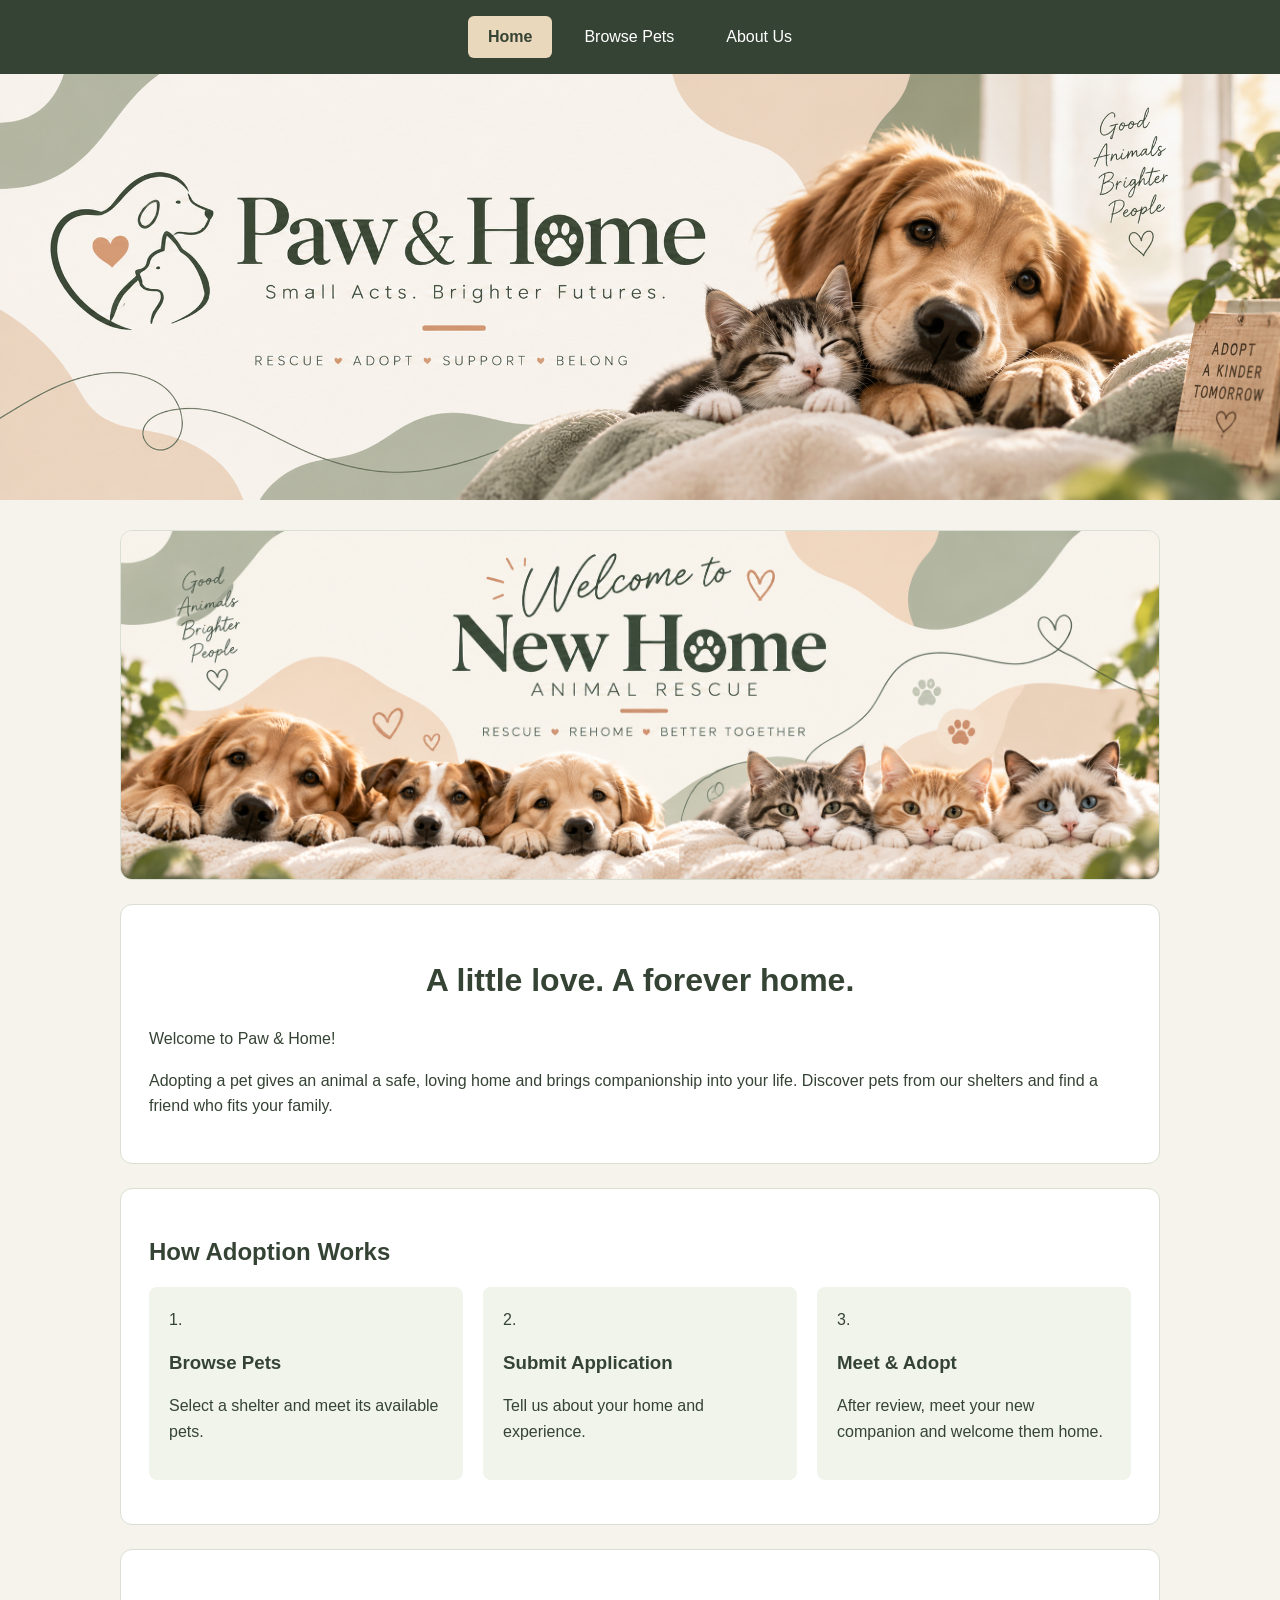
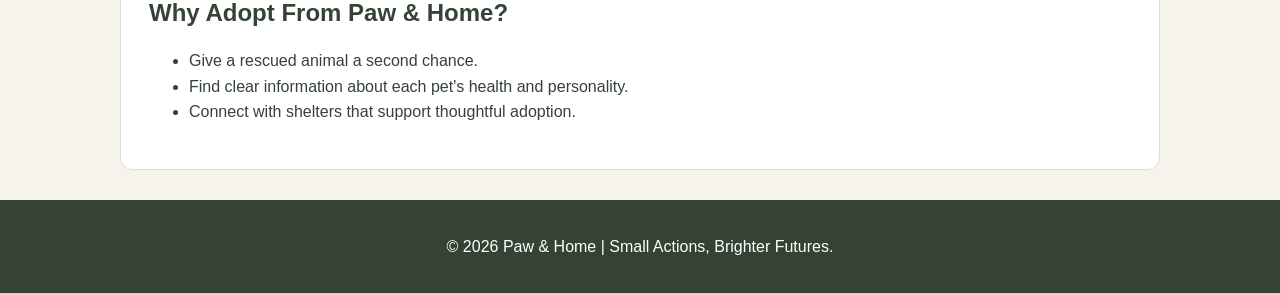
<file: index.html>
<!DOCTYPE html>
<html lang="en">

<head>
    <meta charset="UTF-8">
    <meta name="viewport" content="width=device-width, initial-scale=1">
    <title>Paw &amp; Home</title>
    <link rel="stylesheet" href="styles/style.css">
    <link rel="stylesheet" href="styles/index.css">

</head>

<body>
    <header>
        <!-- Navigation Links -->
        <nav>
            <a href="index.html" class="selected">Home</a>
            <a href="browse.html">Browse Pets</a>
            <a href="about.html">About Us</a>
        </nav>
        <img class="banner" src="images/banner.png" alt="Paw &amp; Home — Small Actions, Brighter Futures.">
    </header>

    <main>
        <section class="panel welcome-photo">
            <img class="welcome-image" src="images/welcome.png"
                alt="A friendly golden retriever ready for a loving home">
        </section>

        <section class="panel welcome">
            <div>
                <h1>A little love. A forever home.</h1>
                <p>Welcome to Paw &amp; Home! </p>
                <p>Adopting a pet gives an animal a safe, loving home and brings
                    companionship into your life. Discover pets from our shelters and find a friend who fits your
                    family.</p>
            </div>
        </section>

        <section class="panel">
            <h2>How Adoption Works</h2>
            <ol class="steps">
                <li>
                    <h3>Browse Pets</h3>
                    <p>Select a shelter and meet its available pets.</p>
                </li>
                <li>
                    <h3>Submit Application</h3>
                    <p>Tell us about your home and experience.</p>
                </li>
                <li>
                    <h3>Meet &amp; Adopt</h3>
                    <p>After review, meet your new companion and welcome them home.</p>
                </li>
            </ol>
        </section>

        <section class="panel">
            <h2>Why Adopt From Paw &amp; Home?</h2>
            <ul>
                <li>Give a rescued animal a second chance.</li>
                <li>Find clear information about each pet's health and personality.</li>
                <li>Connect with shelters that support thoughtful adoption.</li>
            </ul>
        </section>

    </main>
    <footer>
        <p>&copy; 2026 Paw &amp; Home | Small Actions, Brighter Futures.</p>
    </footer>
</body>

</html>
</file>
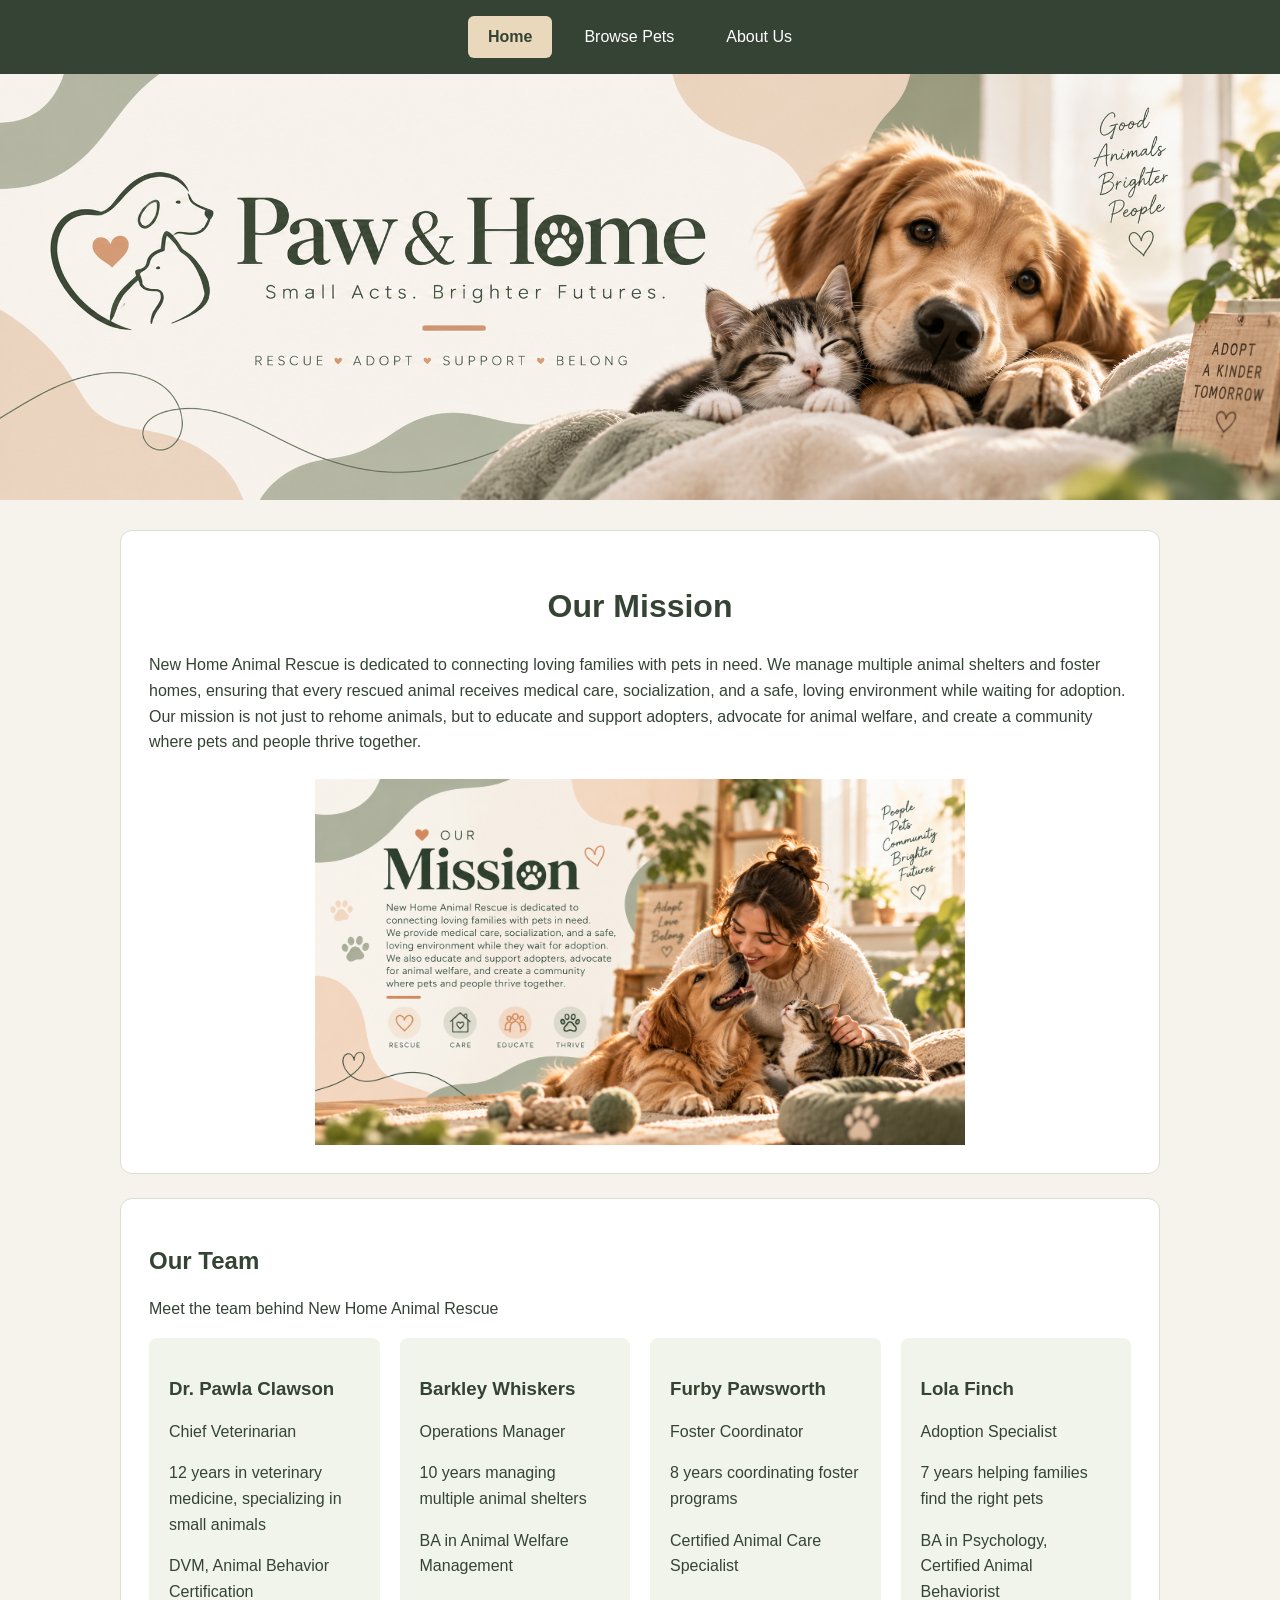
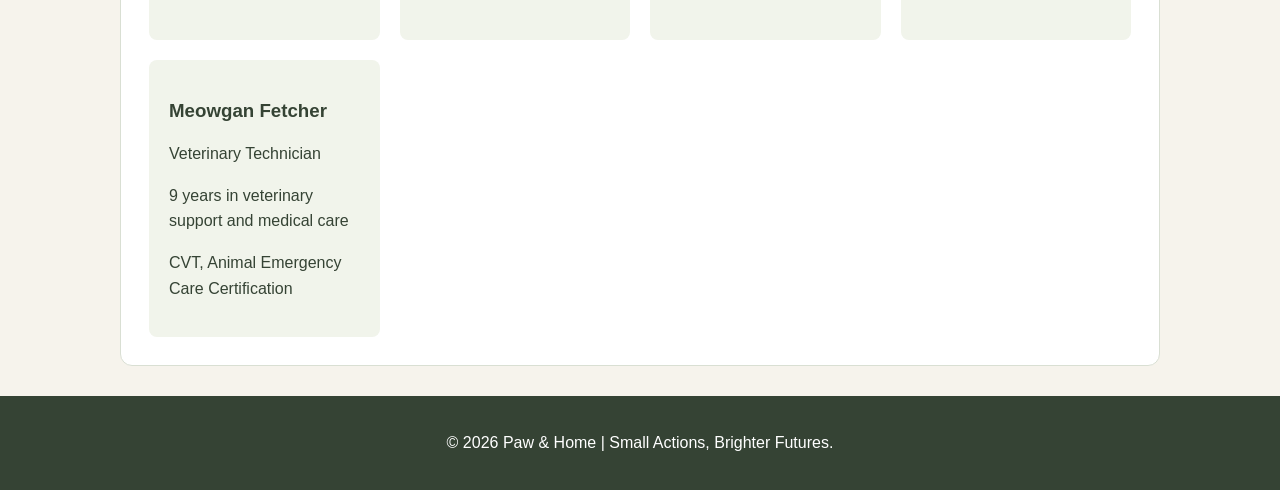
<file: about.html>
<!DOCTYPE html>
<html lang="en">

<head>
    <meta charset="UTF-8">
    <meta name="viewport" content="width=device-width, initial-scale=1">
    <title>Paw &amp; Home – About</title>
    <link rel="stylesheet" href="styles/style.css">
    <link rel="stylesheet" href="styles/about.css">
    <script src="data/aboutData.js" defer></script>
    <script src="scripts/about.js" defer></script>
</head>

<body>
    <header>
        <!-- Navigation Links -->
        <nav>
            <a href="index.html" class="selected">Home</a>
            <a href="browse.html">Browse Pets</a>
            <a href="about.html">About Us</a>
        </nav>
        <img class="banner" src="images/banner.png" alt="Paw &amp; Home — Small Actions, Brighter Futures.">
    </header>
    <main>
        <section class="panel">
            <h1>Our Mission</h1>
            <p id="mission"></p><img class="shelter-image" src="images/shelter.png"
                alt="Our mission is to find loving homes for pets in need.">
        </section>
        <section class="panel">
            <h2>Our Team</h2>
            <p id="team-description"></p>
            <div id="team" class="team-grid"></div>
        </section>
    </main>
    <footer>
        <p>&copy; 2026 Paw &amp; Home | Small Actions, Brighter Futures.</p>
    </footer>
</body>

</html>
</file>
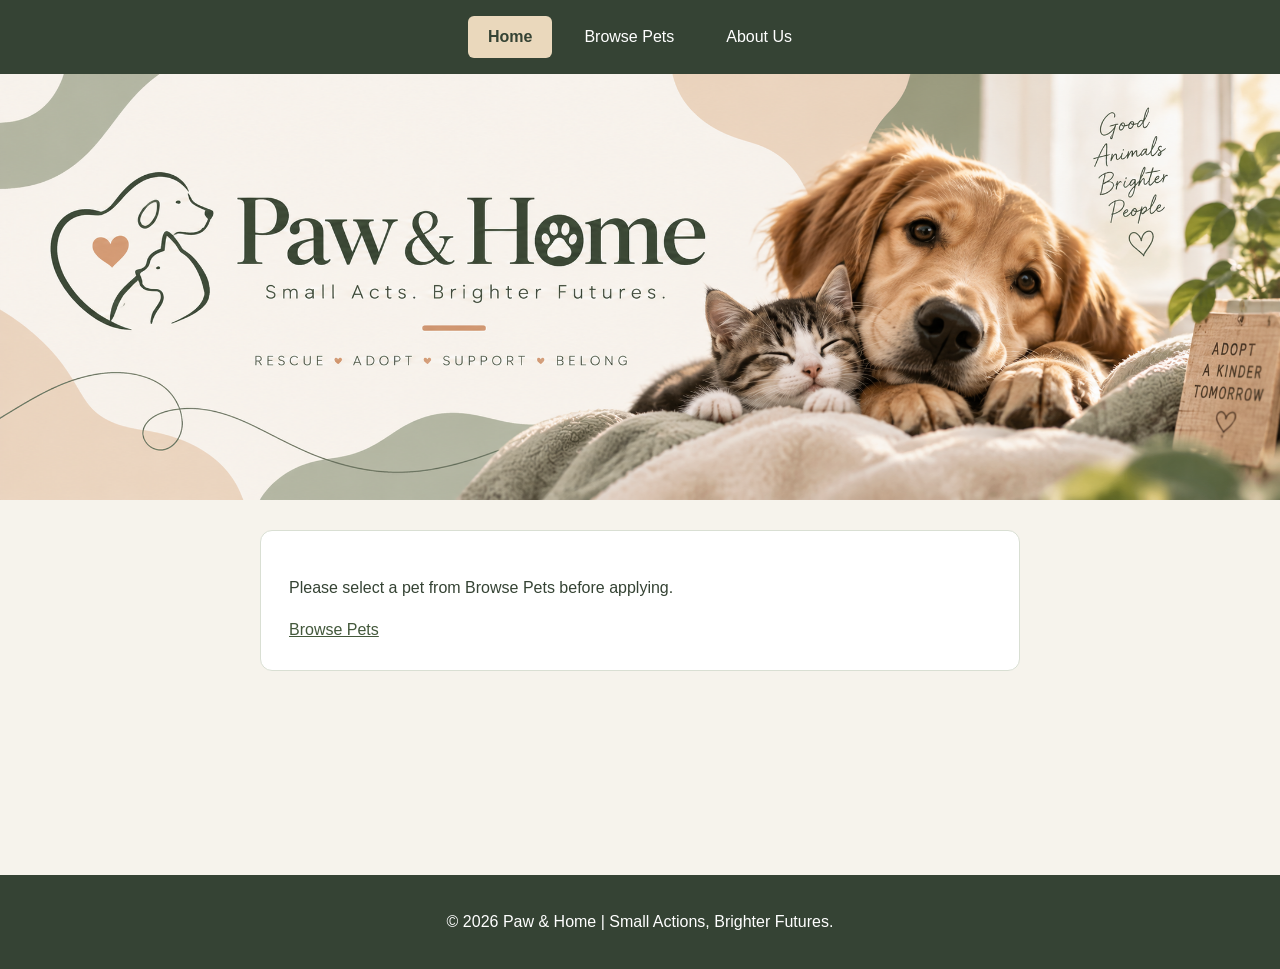
<file: apply.html>
<!DOCTYPE html>
<html lang="en">

<head>
    <meta charset="UTF-8">
    <meta name="viewport" content="width=device-width, initial-scale=1">
    <title>Paw &amp; Home – Application</title>
    <link rel="stylesheet" href="styles/style.css">
    <link rel="stylesheet" href="styles/apply.css">
    <script src="scripts/apply.js" defer></script>
</head>

<body>
    <header>
        <!-- Navigation Links -->
        <nav>
            <a href="index.html" class="selected">Home</a>
            <a href="browse.html">Browse Pets</a>
            <a href="about.html">About Us</a>
        </nav>
        <img class="banner" src="images/banner.png" alt="Paw &amp; Home — Small Actions, Brighter Futures.">
    </header>
    <main>
        <form id="application" class="panel application">
            <h1>Adoption Application</h1>
            <div id="pet-information" class="summary"></div>
            <fieldset>
                <legend>Your Information</legend>
                <div class="form-grid">
                    <label for="full-name">Full name</label><input id="full-name" name="fullName" type="text"
                        autocomplete="name">
                    <label for="email">Email address</label><input id="email" name="email" type="email"
                        autocomplete="email">
                    <label for="phone">Phone number</label><input id="phone" name="phone" type="tel" autocomplete="tel">
                    <label for="address">Home address</label><input id="address" name="address" type="text"
                        autocomplete="street-address">
                    <label for="residents">Number of residents in the home</label><input id="residents" name="residents"
                        type="number" min="1" step="1">
                </div>
            </fieldset>
            <fieldset>
                <legend>Current Pets in Your Home</legend><label for="current-pets">List your other pets (species, age
                    and health).</label><textarea id="current-pets" name="currentPets" rows="4"
                    placeholder="For example: One cat, 3 years old, healthy. Enter None if you have no pets."></textarea>
            </fieldset>
            <fieldset>
                <legend>Pet Experience</legend>
                <div class="form-grid"><label for="experience">Experience with this kind of pet</label><select
                        id="experience" name="experience">
                        <option>None</option>
                        <option>Some</option>
                        <option>Extensive</option>
                    </select><label for="living">Where will this pet primarily live?</label><select id="living"
                        name="living">
                        <option>Indoor</option>
                        <option>Outdoor</option>
                        <option>Both</option>
                    </select></div>
            </fieldset>
            <fieldset>
                <legend>Support Us</legend><label for="donation">Optional donation</label><select id="donation"
                    name="donation">
                    <option value="0">$0</option>
                    <option value="10">$10</option>
                    <option value="25">$25</option>
                    <option value="50">$50</option>
                </select>
            </fieldset>
            <label class="checkbox"><input id="care" type="checkbox" name="care">I agree to provide proper care, food,
                shelter and medical attention for this pet.</label>
            <label class="checkbox"><input id="understand" type="checkbox" name="understand">I understand that this
                application does not guarantee adoption.</label>
            <button id="submit" type="submit" disabled>Submit Application</button>
        </form>
    </main>
    <footer>
        <p>&copy; 2026 Paw &amp; Home | Small Actions, Brighter Futures.</p>
    </footer>
</body>

</html>
</file>
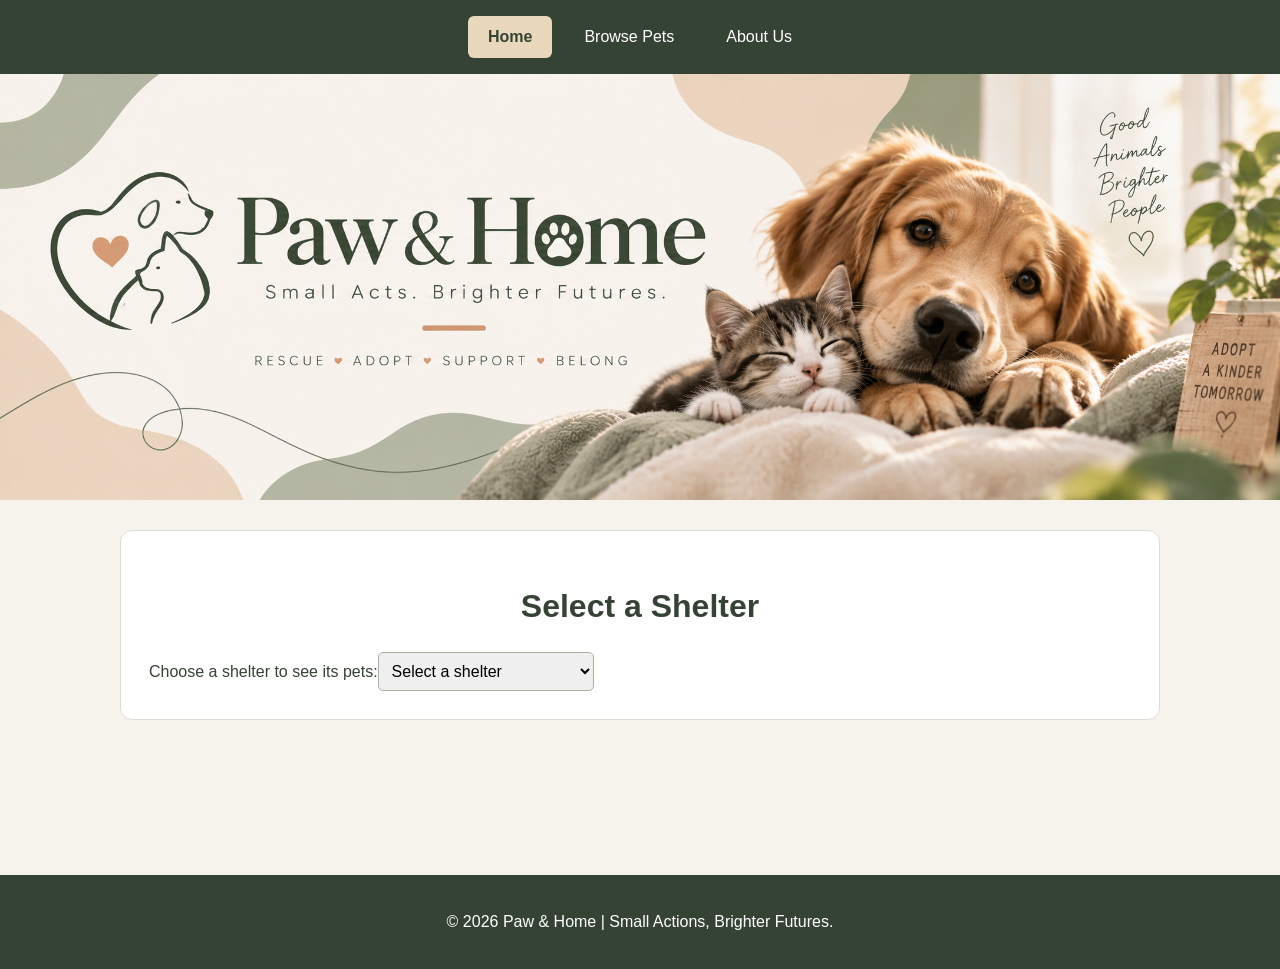
<file: browse.html>
<!DOCTYPE html>
<html lang="en">

<head>
    <meta charset="UTF-8">
    <meta name="viewport" content="width=device-width, initial-scale=1">
    <title>Paw &amp; Home – Browse</title>
    <link rel="stylesheet" href="styles/style.css">
    <link rel="stylesheet" href="styles/browse.css">
    <script src="data/shelterData.js" defer></script>
    <script src="scripts/browse.js" defer></script>
</head>

<body>
    <header>
        <!-- Navigation Links -->
        <nav>
            <a href="index.html" class="selected">Home</a>
            <a href="browse.html">Browse Pets</a>
            <a href="about.html">About Us</a>
        </nav>
        <img class="banner" src="images/banner.png" alt="Paw &amp; Home — Small Actions, Brighter Futures.">
    </header>
    <main>
        <section class="panel">
            <h1>Select a Shelter</h1><label for="shelter">Choose a shelter to see its pets:</label><select id="shelter">
                <option value="">Select a shelter</option>
            </select>
        </section>
        <div id="browse-content" hidden>
            <div id="pet-types" class="filters"></div>
            <section id="pets" class="pet-grid"></section>
        </div>
    </main>
    <footer>
        <p>&copy; 2026 Paw &amp; Home | Small Actions, Brighter Futures.</p>
    </footer>
</body>

</html>
</file>
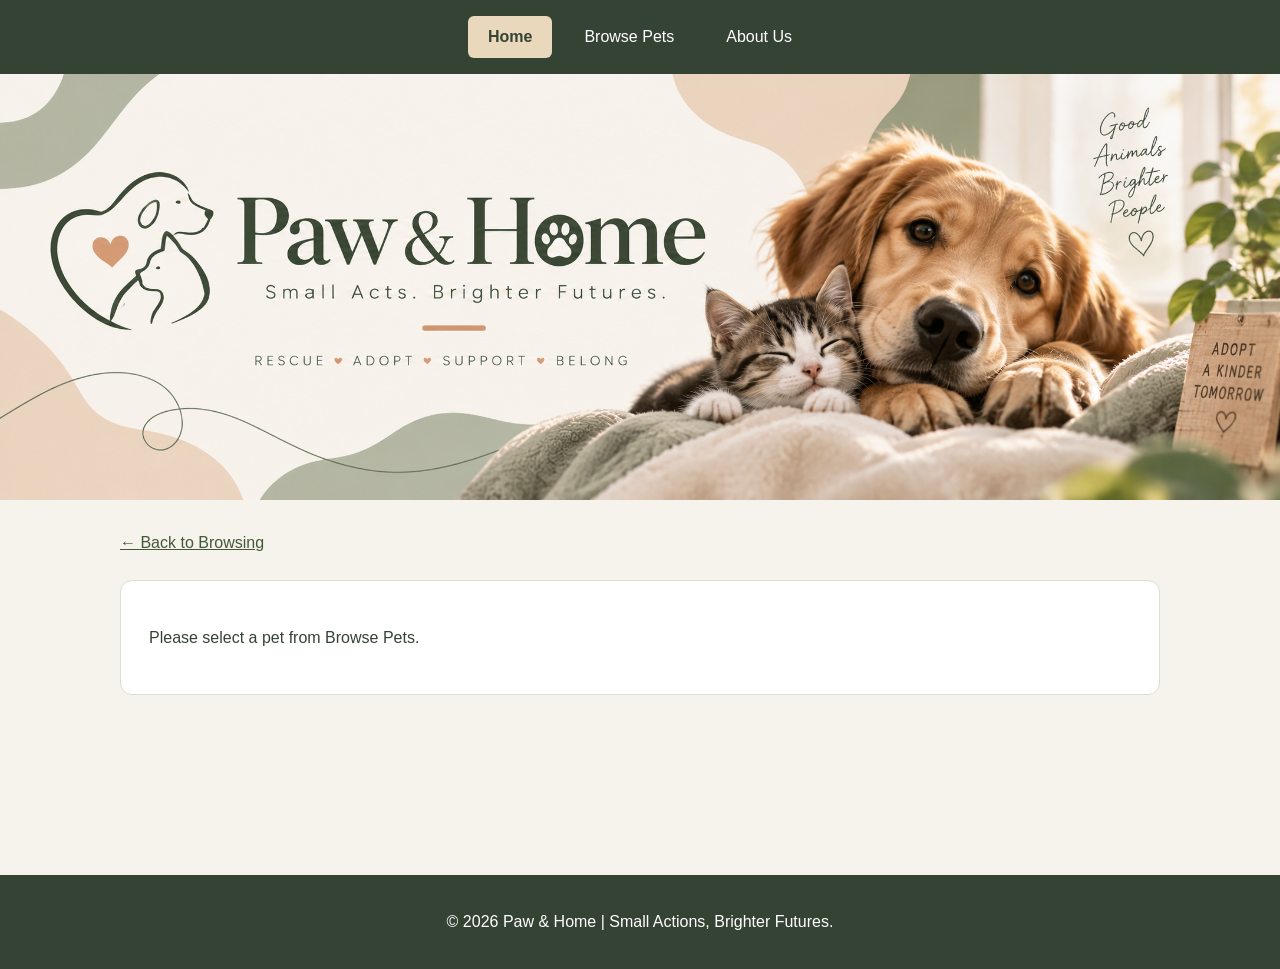
<file: pet.html>
<!DOCTYPE html>
<html lang="en">

<head>
    <meta charset="UTF-8">
    <meta name="viewport" content="width=device-width, initial-scale=1">
    <title>Paw &amp; Home – Pet Details</title>
    <link rel="stylesheet" href="styles/style.css">
    <link rel="stylesheet" href="styles/pet.css">
    <script src="data/shelterData.js" defer></script>
    <script src="scripts/pet.js" defer></script>
</head>

<body>
    <header>
        <!-- Navigation Links -->
        <nav>
            <a href="index.html" class="selected">Home</a>
            <a href="browse.html">Browse Pets</a>
            <a href="about.html">About Us</a>
        </nav>
        <img class="banner" src="images/banner.png" alt="Paw &amp; Home — Small Actions, Brighter Futures.">
    </header>

    <main>
        <a id="back" href="browse.html">← Back to Browsing</a>
        <section id="pet-details" class="panel"></section>
    </main>
    <footer>
        <p>&copy; 2026 Paw &amp; Home | Small Actions, Brighter Futures.</p>
    </footer>
</body>

</html>
</file>
<file: styles/style.css>
* {
  box-sizing: border-box;
}
body {
  margin: 0;
  background: #f6f3ec;
  color: #354334;
  font-family: Arial, sans-serif;
  line-height: 1.6;
}
header {
  background: #354334;
}
nav {
  display: flex;
  justify-content: center;
  gap: 12px;
  padding: 16px;
  flex-wrap: wrap;
}
nav a {
  color: #fff;
  padding: 8px 20px;
  text-decoration: none;
  border-radius: 6px;
}
nav a.selected {
  background: #ead8bc;
  color: #354334;
  font-weight: bold;
}
/* change the background color if the link does not have the selected class */
nav a:not(.selected):hover {
  background: #596b50;
}
.banner {
  display: block;
  width: 100%;
  height: auto;
}
main {
  max-width: 1080px;
  margin: 30px auto;
  padding: 0 20px;
  min-height: 35vh;
}
h1,
h2,
h3 {
  line-height: 1.25;
}
h1 {
  font-size: 2rem;
  text-align: center;
}
.panel {
  padding: 28px;
  background: white;
  border: 1px solid #d9dfd3;
  border-radius: 12px;
  margin: 24px 0;
}
button,
.button {
  display: inline-block;
  background: #43583b;
  color: white;
  border: 1px solid #43583b;
  border-radius: 6px;
  padding: 10px 18px;
  font: inherit;
  cursor: pointer;
  text-decoration: none;
}
button:not(:disabled):not(.selected):hover,
.button:hover {
  background: #637950;
}
button:not(:disabled):active,
.button:active {
  transform: translateY(2px);
}
button:disabled {
  background: #e2e3df;
  border-color: #c8cbc3;
  color: #777;
  cursor: not-allowed;
}
input,
select,
textarea {
  font: inherit;
  padding: 9px;
  border: 1px solid #a9b2a1;
  border-radius: 5px;
  max-width: 100%;
}
a {
  color: #43583b;
}
:focus-visible {
  outline: 3px solid #b66c3f;
  outline-offset: 3px;
}
footer {
  background: #354334;
  color: white;
  text-align: center;
  padding: 18px;
}
[hidden] {
  display: none !important;
}
.pet-grid,
.team-grid,
.steps {
  display: grid;
  /* Automatically arranges columns based on the available width， with a minimum width of 220px per column */
  grid-template-columns: repeat(auto-fit, minmax(220px, 1fr));
  gap: 20px;
}

@media (max-width: 650px) {
  main {
    padding: 0 12px;
  }
  .panel {
    padding: 18px;
  }
  nav {
    gap: 4px;
  }
  nav a {
    padding: 8px 12px;
  }
}
</file>
<file: styles/index.css>
.welcome-photo {
  padding: 0;
  overflow: hidden;
}
.welcome-image {
  display: block;
  width: 100%;
  height: auto;
}
.steps {
  list-style-position: inside;
  padding: 0;
}
.steps li {
  padding: 20px;
  background: #f1f4eb;
  border-radius: 8px;
}
@media (max-width: 650px) {
  .welcome-photo {
    padding: 0;
  }
}
</file>
<file: styles/about.css>
.team-card {
  padding: 20px;
  background: #f1f4eb;
  border-radius: 8px;
}
.shelter-image {
  width: 650px;
  max-width: 100%;
  display: block;
  margin: 24px auto 0;
}
</file>
<file: styles/apply.css>
.application {
  max-width: 760px;
  margin: 24px auto;
}
.summary {
  background: #f1f4eb;
  border-radius: 8px;
  padding: 20px;
}
fieldset {
  border: 1px solid #d9dfd3;
  border-radius: 8px;
  margin: 22px 0;
  padding: 20px;
}
legend {
  font-size: 1.15rem;
  font-weight: bold;
  padding: 0 8px;
}
.form-grid {
  display: grid;
  grid-template-columns: 1fr 1.4fr;
  gap: 14px;
  align-items: center;
}
textarea {
  display: block;
  width: 100%;
  margin-top: 10px;
  resize: vertical;
}
.checkbox {
  display: flex;
  gap: 12px;
  align-items: flex-start;
  margin: 18px 0;
}
.checkbox input {
  margin-top: 7px;
}
@media (max-width: 650px) {
  .form-grid {
    grid-template-columns: 1fr;
  }
}
</file>
<file: styles/browse.css>
.filters {
  display: flex;
  flex-wrap: wrap;
  gap: 10px;
  margin-bottom: 24px;
}
.filters .selected {
  background: #b66c3f;
  border-color: #b66c3f;
}
.pet-card {
  text-align: center;
  background: white;
  border: 1px solid #d9dfd3;
  border-radius: 10px;
  padding: 24px;
  transition:
    box-shadow 0.15s,
    border-color 0.15s;
}
.pet-card:hover {
  border-color: #637950;
  box-shadow: 0 4px 15px #35433422;
}
.pet-card img {
  width: 120px;
  height: 120px;
  object-fit: cover;
  border-radius: 8px;
}
</file>
<file: styles/pet.css>
.pet-layout {
  display: flex;
  gap: 30px;
  align-items: flex-start;
  flex-wrap: wrap;
}
.pet-image {
  width: 360px;
  height: 360px;
  object-fit: cover;
  border-radius: 10px;
}
.pet-text {
  flex: 1;
  min-width: 220px;
}
.fees {
  border-top: 1px solid #d9ded2;
  padding-top: 12px;
}
@media (max-width: 650px) {
  .pet-image {
    width: 360px;
    max-width: 100%;
    height: auto;
    aspect-ratio: 1;
  }
}
</file>
